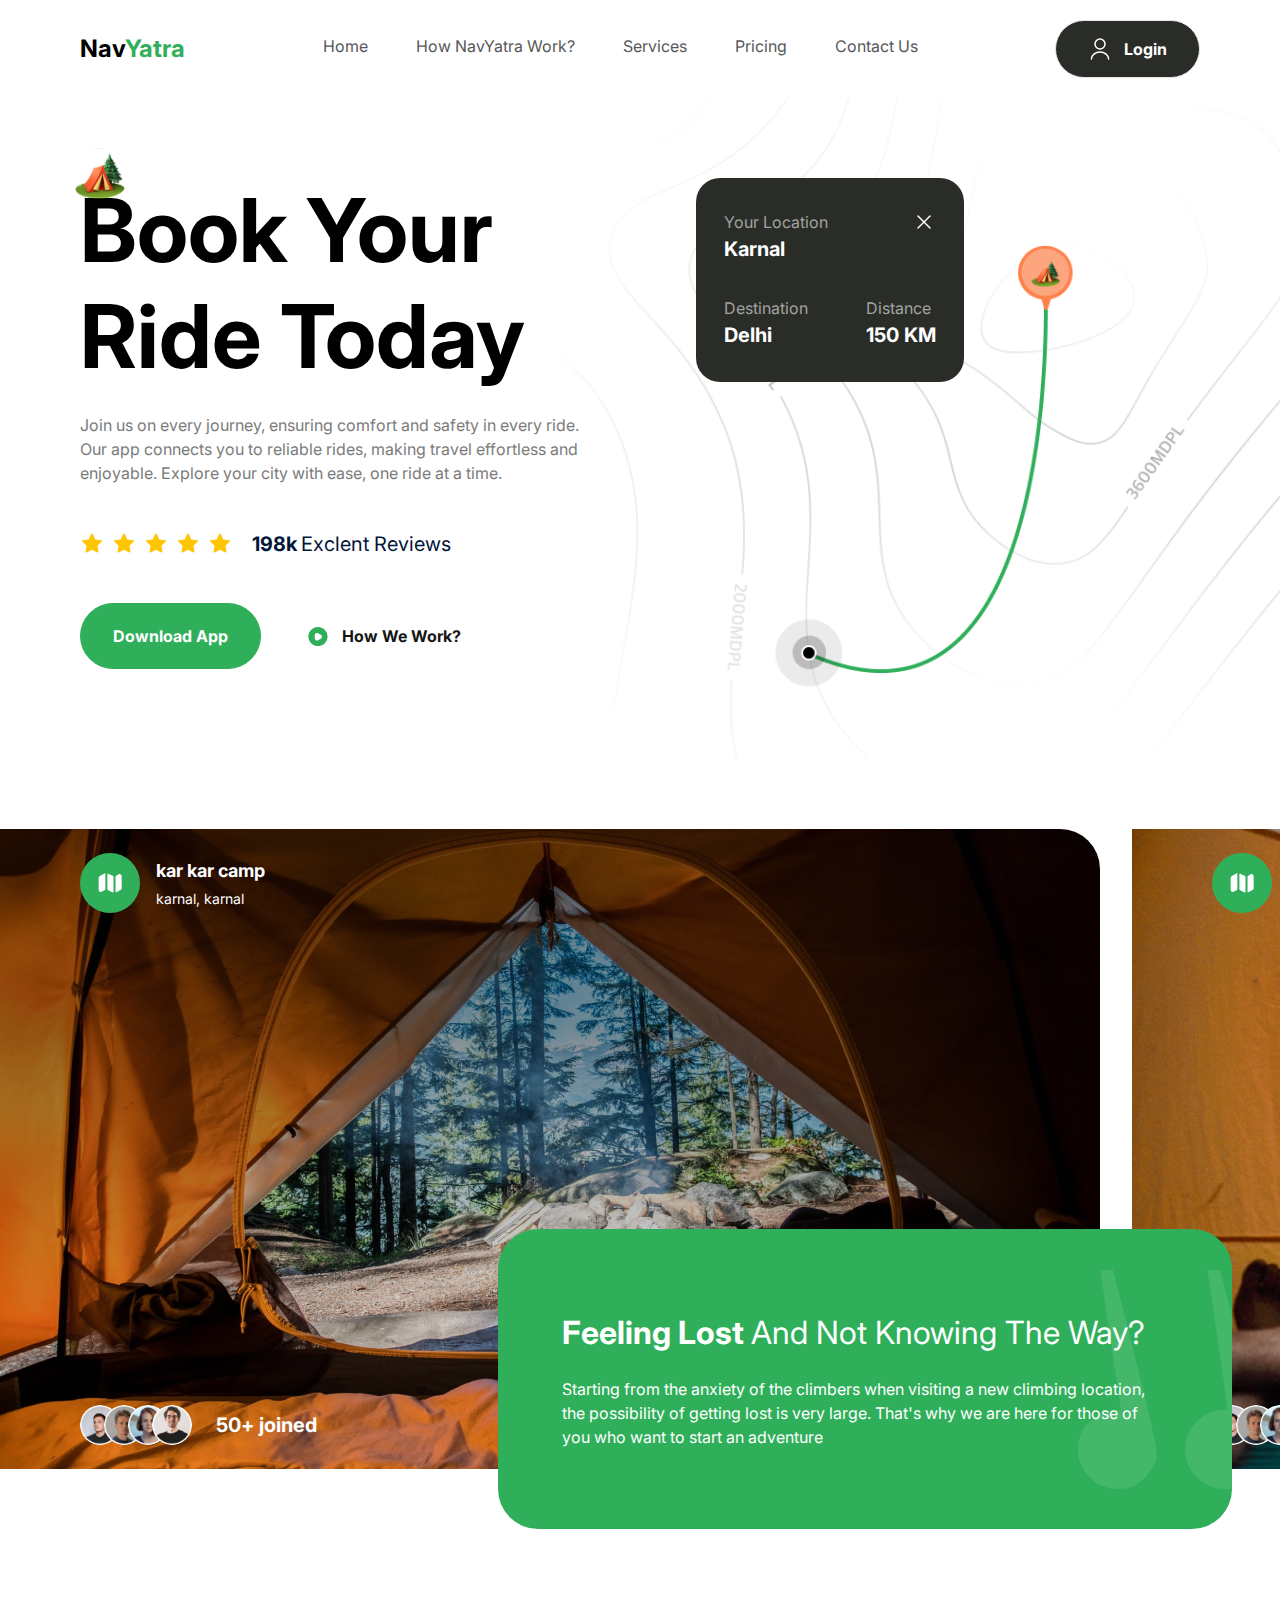
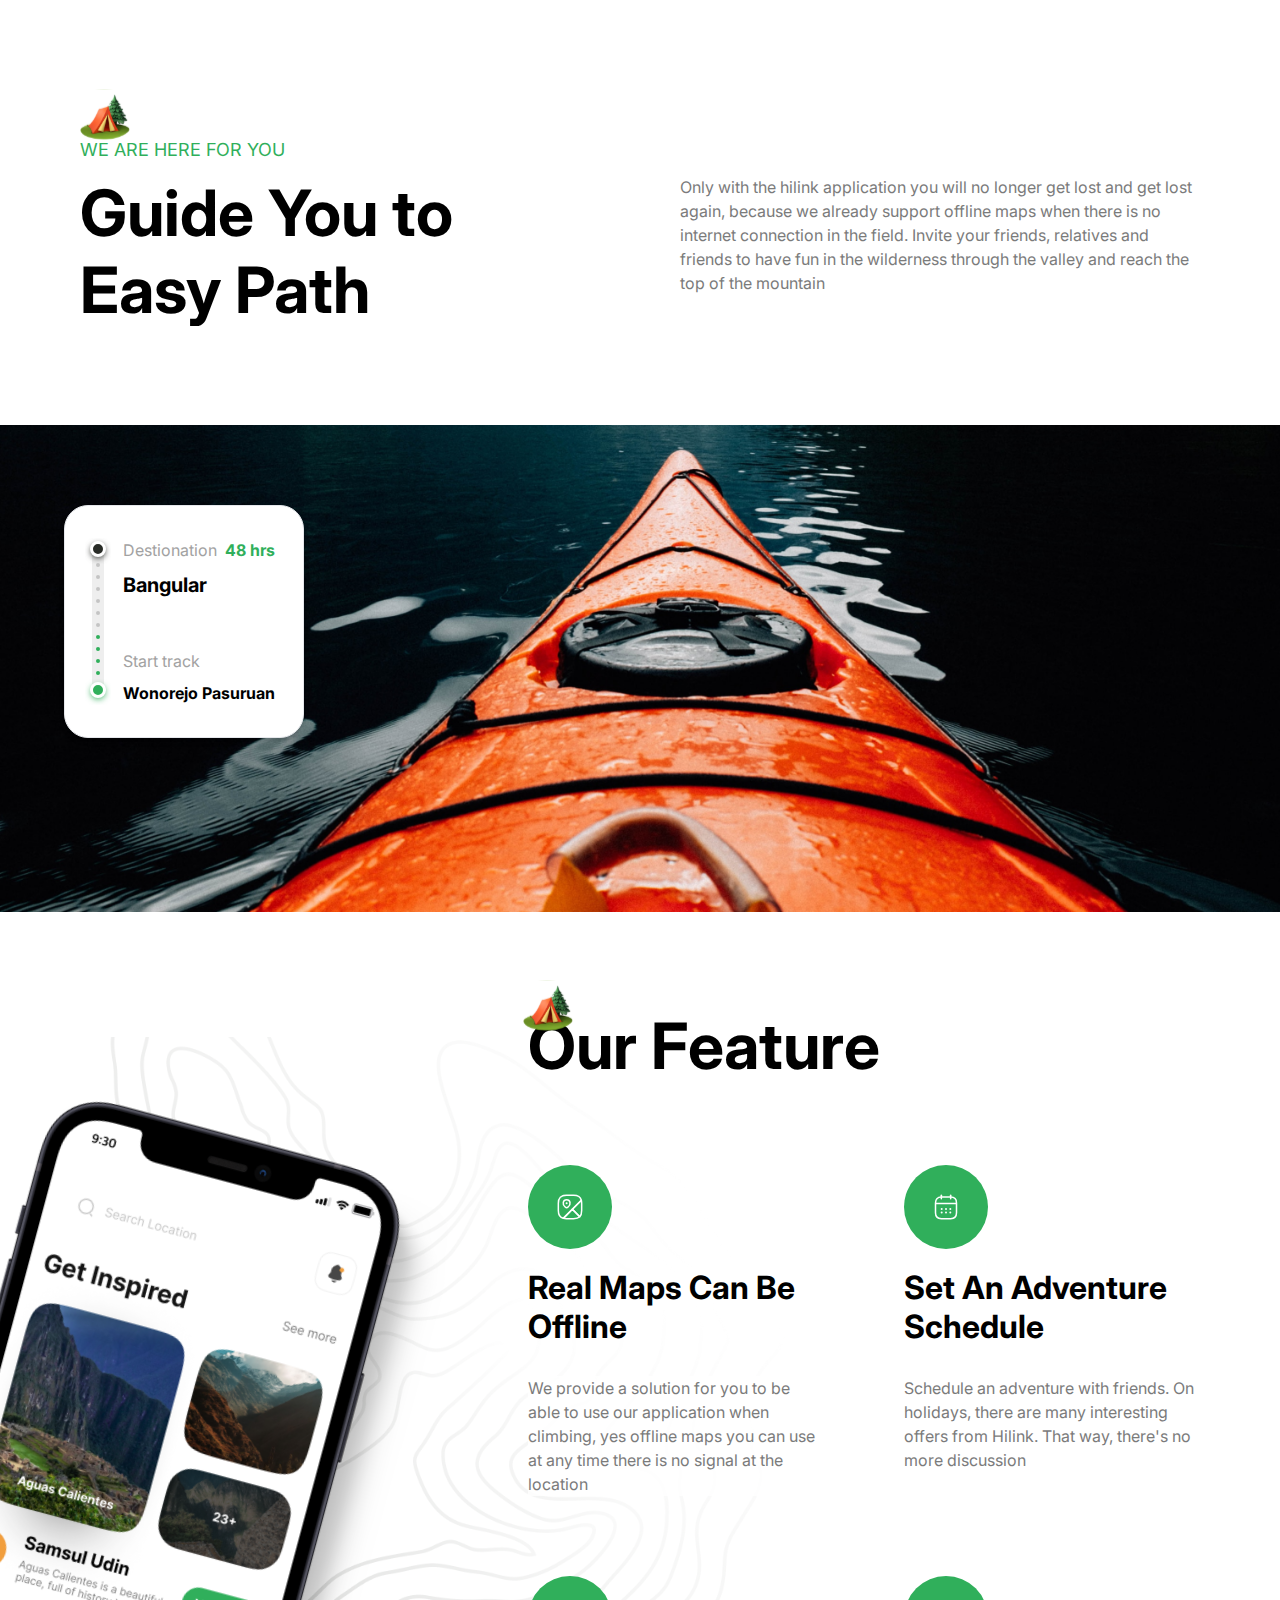
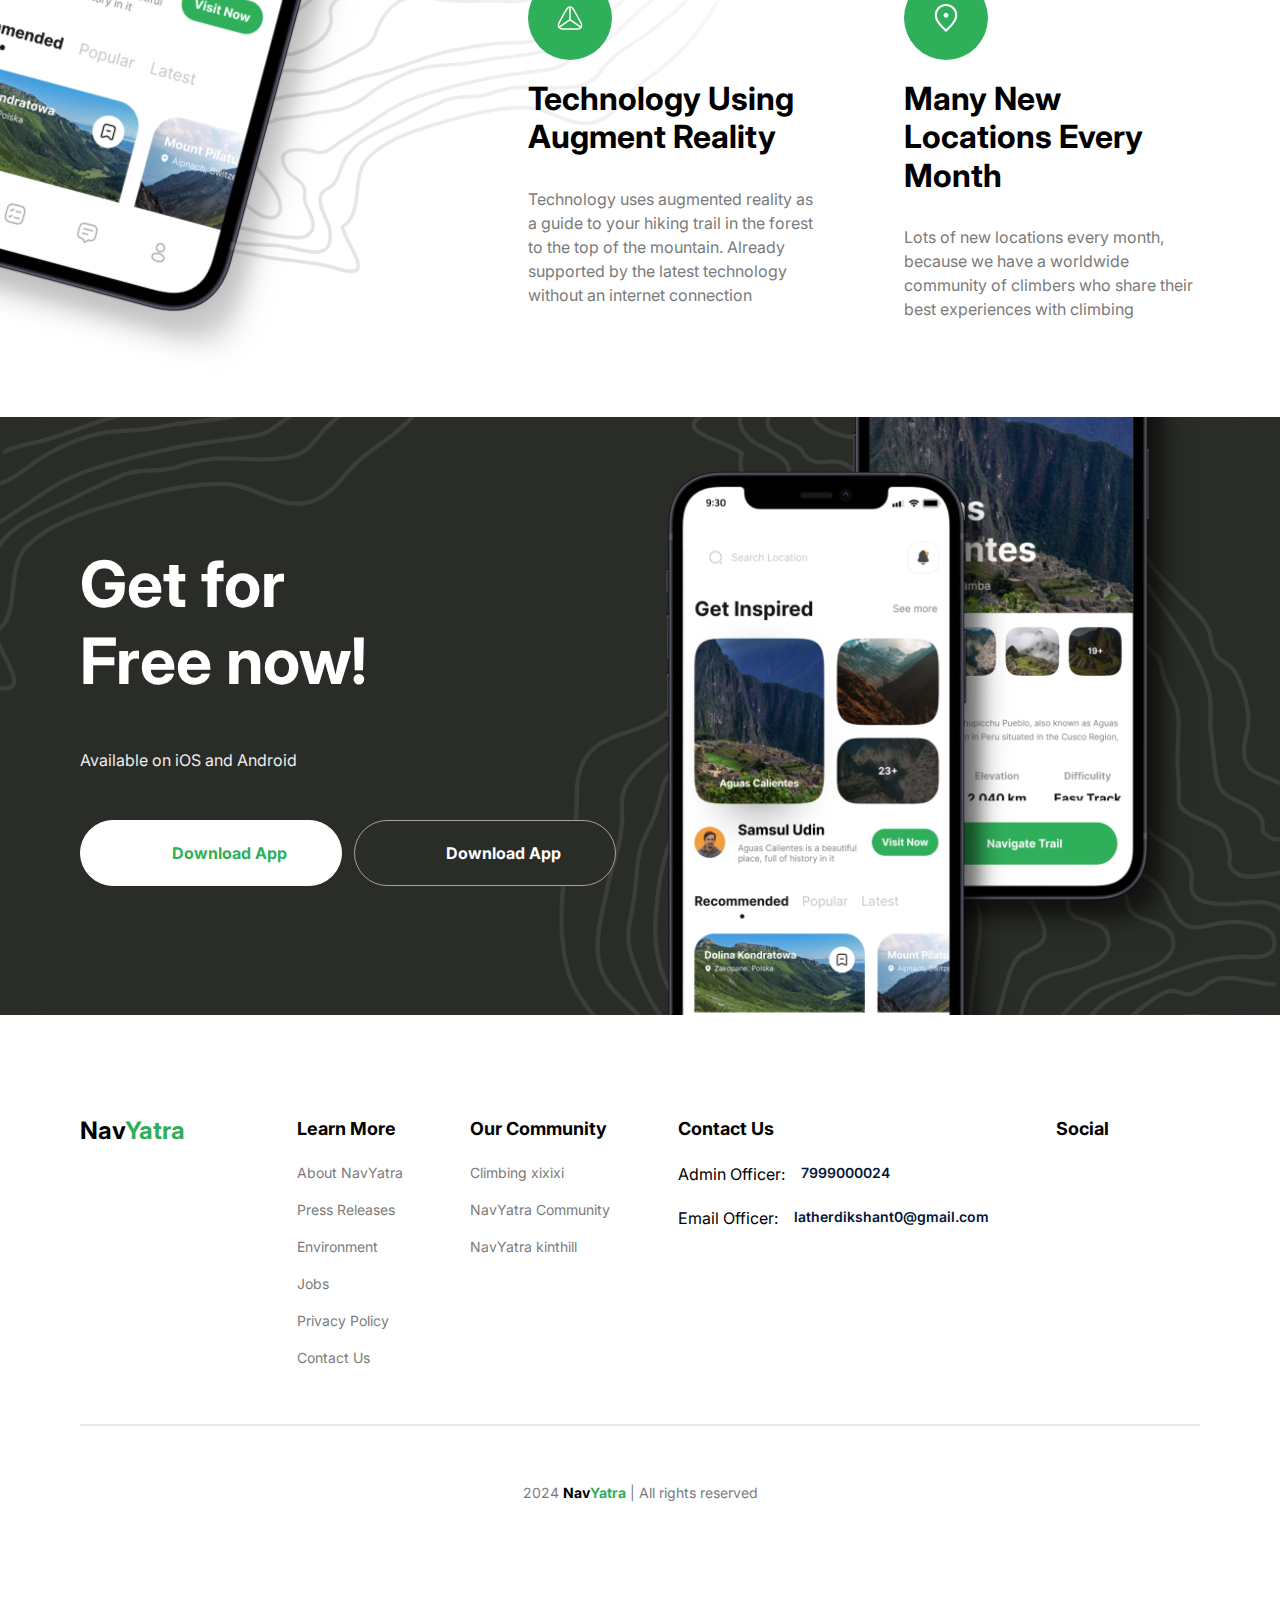
<file: index.html>
<!DOCTYPE html><html lang="en"><head><meta charSet="utf-8"/><meta name="viewport" content="width=device-width, initial-scale=1"/><link rel="stylesheet" href="/_next/static/css/4c7623bb56f29a13.css" data-precedence="next"/><link rel="preload" as="script" fetchPriority="low" href="/_next/static/chunks/webpack-879f858537244e02.js"/><script src="/_next/static/chunks/fd9d1056-2821b0f0cabcd8bd.js" async=""></script><script src="/_next/static/chunks/23-bc0704c1190bca24.js" async=""></script><script src="/_next/static/chunks/main-app-c4b49c0da1b91f2a.js" async=""></script><script src="/_next/static/chunks/173-452c45abe38fccea.js" async=""></script><script src="/_next/static/chunks/app/page-9c71259f80a4c750.js" async=""></script><script src="/_next/static/chunks/231-1f0decfec688d2c9.js" async=""></script><script src="/_next/static/chunks/app/layout-4bd41cd5d0a7a765.js" async=""></script><title>Create Next App</title><meta name="description" content="Generated by create next app"/><link rel="icon" href="/favicon.ico" type="image/x-icon" sizes="16x16"/><script src="/_next/static/chunks/polyfills-78c92fac7aa8fdd8.js" noModule=""></script></head><body><nav class="flexBetween max-container padding-container relative z-30 py-5"><a href="/"><p class="font-bold text-2xl"><span>Nav</span><span class="text-green-50">Yatra</span></p></a><ul class="hidden h-full gap-12 lg:flex"><a class="regular-16 text-gray-50 flexCenter cursor-pointer pb-1.5 transition-all hover:font-bold" href="/">Home</a><a class="regular-16 text-gray-50 flexCenter cursor-pointer pb-1.5 transition-all hover:font-bold" href="/">How NavYatra Work?</a><a class="regular-16 text-gray-50 flexCenter cursor-pointer pb-1.5 transition-all hover:font-bold" href="/">Services</a><a class="regular-16 text-gray-50 flexCenter cursor-pointer pb-1.5 transition-all hover:font-bold" href="/">Pricing </a><a class="regular-16 text-gray-50 flexCenter cursor-pointer pb-1.5 transition-all hover:font-bold" href="/">Contact Us</a></ul><div class="lg:flexCenter hidden"><button class="flexCenter gap-3 rounded-full border btn_dark_green undefined" type="button"><img alt="Login" loading="lazy" width="24" height="24" decoding="async" data-nimg="1" style="color:transparent" src="/user.svg"/><label class="bold-16 whitespace-nowrap hover:cursor-pointer">Login</label></button></div><img alt="menu" loading="lazy" width="32" height="32" decoding="async" data-nimg="1" class="inline-block cursor-pointer lg:hidden" style="color:transparent" src="menu.svg"/></nav><main class="relative overflow-hidden"><section class="max-container padding-container flex flex-col gap-20 py-10 pb-32 md:gap-28 lg:py-20 xl:flex-row"><div class="hero-map"></div><div class="relative z-20 flex flex-1 flex-col xl:w-1/2"><img alt="camp" loading="lazy" width="50" height="50" decoding="async" data-nimg="1" class="absolute left-[-5px] top-[-30px] w-10 lg:w-[50px]" style="color:transparent" src="/camp.svg"/><h1 class="bold-52 lg:bold-88">Book Your Ride Today</h1><p class="regular-16 mt-6 text-gray-30 xl:max-w-[520px]">Join us on every journey, ensuring comfort and safety in every ride. Our app connects you to reliable rides, making travel effortless and enjoyable. Explore your city with ease, one ride at a time.</p><div class="my-11 flex flex-wrap gap-5"><div class="flex items-center gap-2"><img alt="star" loading="lazy" width="24" height="24" decoding="async" data-nimg="1" style="color:transparent" src="star.svg"/><img alt="star" loading="lazy" width="24" height="24" decoding="async" data-nimg="1" style="color:transparent" src="star.svg"/><img alt="star" loading="lazy" width="24" height="24" decoding="async" data-nimg="1" style="color:transparent" src="star.svg"/><img alt="star" loading="lazy" width="24" height="24" decoding="async" data-nimg="1" style="color:transparent" src="star.svg"/><img alt="star" loading="lazy" width="24" height="24" decoding="async" data-nimg="1" style="color:transparent" src="star.svg"/></div><p class="bold-16 lg:bold-20 text-blue-70">198k<span class="regular-16 lg:regular-20 ml-1 hover:underline hover:cursor-pointer">Exclent Reviews</span></p></div><div class="flex flex-col w-full gap-3 sm:flex-row"><button class="flexCenter gap-3 rounded-full border btn_green undefined" type="button"><label class="bold-16 whitespace-nowrap hover:cursor-pointer">Download App</label></button><button class="flexCenter gap-3 rounded-full border btn_white_text undefined" type="button"><img alt="How We Work?" loading="lazy" width="24" height="24" decoding="async" data-nimg="1" style="color:transparent" src="/play.svg"/><label class="bold-16 whitespace-nowrap hover:cursor-pointer">How We Work?</label></button></div></div><div class="relative flex flex-1 items-start"><div class="relative z-20 w-[268px] flex flex-col gap-8 rounded-3xl bg-green-90 px-7 py-8"><div class="flex flex-col"><div class="flexBetween"><p class="regular-16 text-gray-20">Your Location</p><img alt="close" loading="lazy" width="24" height="24" decoding="async" data-nimg="1" class="hover:cursor-pointer" style="color:transparent" src="/close.svg"/></div><p class="bold-20 text-white">Karnal</p></div><div class="flexBetween"><div class="flex flex-col"><p class="regular-16 block text-gray-20">Destination</p><p class="bold-20 text-white">Delhi</p></div><div class="flex flex-col"><p class="regular-16 block text-gray-20">Distance</p><p class="bold-20 text-white">150 KM</p></div></div></div></div></section><section class="2xl:max-container relative flex flex-col py-10 lg:mb-10 lg:py-20 xl:mb-20"><div class="hide-scrollbar flex h-[340px] w-full items-start justify-start gap-8 overflow-auto lg:h-[400px] xl:h-[640px]"><div class="h-full w-full min-w-[1100px] bg-bg-img-1 bg-cover bg-no-repeat lg:rounded-r-5xl 2xl:rounded-5xl"><div class="flex h-full flex-col items-start justify-between p-6 lg:px-20 lg:py10"><div class="flexCenter gap-4"><div class="bg-green-50 rounded-full p-4"><img alt="map" loading="lazy" width="28" height="28" decoding="async" data-nimg="1" style="color:transparent" src="/folded-map.svg"/></div><div class="flex flex-col gap-1"><h4 class="bold-18 text-white">kar kar camp</h4><p class="regular-14 text-white">karnal, karnal</p></div></div><div class="flexCenter gap-6"><span class="flex -space-x-4 overflow-hidden"><img alt="person" loading="lazy" width="52" height="52" decoding="async" data-nimg="1" class="inline-block h-10 w-10 rounded-full" style="color:transparent" src="/person-1.png"/><img alt="person" loading="lazy" width="52" height="52" decoding="async" data-nimg="1" class="inline-block h-10 w-10 rounded-full" style="color:transparent" src="/person-2.png"/><img alt="person" loading="lazy" width="52" height="52" decoding="async" data-nimg="1" class="inline-block h-10 w-10 rounded-full" style="color:transparent" src="/person-3.png"/><img alt="person" loading="lazy" width="52" height="52" decoding="async" data-nimg="1" class="inline-block h-10 w-10 rounded-full" style="color:transparent" src="/person-4.png"/></span><p class="bold-16 md:bold-20 text-white">50+ joined</p></div></div></div><div class="h-full w-full min-w-[1100px] bg-bg-img-2 bg-cover bg-no-repeat lg:rounded-r-5xl 2xl:rounded-5xl"><div class="flex h-full flex-col items-start justify-between p-6 lg:px-20 lg:py10"><div class="flexCenter gap-4"><div class="bg-green-50 rounded-full p-4"><img alt="map" loading="lazy" width="28" height="28" decoding="async" data-nimg="1" style="color:transparent" src="/folded-map.svg"/></div><div class="flex flex-col gap-1"><h4 class="bold-18 text-white">kar kar camp</h4><p class="regular-14 text-white">karnal, karnal</p></div></div><div class="flexCenter gap-6"><span class="flex -space-x-4 overflow-hidden"><img alt="person" loading="lazy" width="52" height="52" decoding="async" data-nimg="1" class="inline-block h-10 w-10 rounded-full" style="color:transparent" src="/person-1.png"/><img alt="person" loading="lazy" width="52" height="52" decoding="async" data-nimg="1" class="inline-block h-10 w-10 rounded-full" style="color:transparent" src="/person-2.png"/><img alt="person" loading="lazy" width="52" height="52" decoding="async" data-nimg="1" class="inline-block h-10 w-10 rounded-full" style="color:transparent" src="/person-3.png"/><img alt="person" loading="lazy" width="52" height="52" decoding="async" data-nimg="1" class="inline-block h-10 w-10 rounded-full" style="color:transparent" src="/person-4.png"/></span><p class="bold-16 md:bold-20 text-white">50+ joined</p></div></div></div></div><div class="flexEnd mt-10 px-6 lg:-mt-60 lg:mr-6"><div class="bg-green-50 p-8 lg:max-w-[500px] xl:max-w-[734px] xl:rounded-5xl xl:px-16 xl:py-20 relative w-full overflow-hidden rounded-3xl"><h2 class="regular-24 md:regular-32 2xl:regular-64 capitalize text-white"><strong>Feeling Lost </strong>And Not Knowing The Way?</h2><p class="regular-14 xl:regular-16 mt-5 text-white">Starting from the anxiety of the climbers when visiting a new climbing location, the possibility of getting lost is very large. That&#x27;s why we are here for those of you who want to start an adventure</p><img alt="camp-2" loading="lazy" width="186" height="219" decoding="async" data-nimg="1" class="camp-quote" style="color:transparent" src="/quote.svg"/></div></div></section><section class="flexCenter flex-col"><div class="w-full padding-container max-container pb-24"><img alt="camp" loading="lazy" width="50" height="50" decoding="async" data-nimg="1" style="color:transparent" src="/camp.svg"/><p class="uppercase regular-18 -mt-1 mb-3 text-green-50">We are Here for you</p><div class="flex flex-wrap justify-between gap-5 lg:gap-10"><h2 class="bold-40 lg:bold-64 xl:max-w-[390px]">Guide You to Easy Path</h2><p class="regular-16 text-gray-30 xl:max-w-[520px]">Only with the hilink application you will no longer get lost and get lost again, because we already support offline maps when there is no internet connection in the field. Invite your friends, relatives and friends to have fun in the wilderness through the valley and reach the top of the mountain</p></div></div><div class="flexCenter relative max-container w-full"><img alt="boat" loading="lazy" width="1440" height="580" decoding="async" data-nimg="1" class="w-full object-cover object-center 2xl:rounded-5xl" style="color:transparent" src="/boat.png"/><div class="absolute flex bg-white py-8 pl-5 pr-7 gap-3 rounded-3xl border shadow-md md:left-[5%] lg:top-20"><img alt="meter" loading="lazy" width="16" height="158" decoding="async" data-nimg="1" class="h-full w-auto" style="color:transparent" src="/meter.svg"/><div class="flexBetween flex-col"><div class="flex flex-col w-full"><div class="flexBetween w-full"><p class="regular-16 text-gray-20 ">Destionation</p><p class="bold-16 text-green-50">48 hrs</p></div><p class="bold-20 mt-2">Bangular</p></div><div class="flex flex-col w-full"><p class="regular-16 text-gray-20 ">Start track</p><p class="bold-16 mt-2 whitespace-nowrap">Wonorejo Pasuruan</p></div></div></div></div></section><section class="flex-col flexCenter overflow-hidden bg-feature-bg bg-center bg-no-repeat py-24"><div class="max-container padding-container flex relative w-full justify-end"><div class="flex flex-1 lg:min-h-[900px]"><img alt="phone" loading="lazy" width="440" height="1000" decoding="async" data-nimg="1" class="feature-phone" style="color:transparent" src="/phone.png"/></div><div class="z-20 flex w-full flex-col lg:w-[60%]"><div class="relative"><img alt="camp" loading="lazy" width="50" height="50" decoding="async" data-nimg="1" class="absolute left-[-5px] top-[-28px] w-10 lg:w-[50px]" style="color:transparent" src="/camp.svg"/><h2 class="bold-40 lg:bold-64">Our Feature</h2></div><ul class="mt-10 grid gap-10 md:grid-cols-2 lg:mt-20 lg:gap-20"><li class="flex w-full flex-1 flex-col items-start"><div class="rounded-full p-4 lg:p-7 bg-green-50"><img alt="map" loading="lazy" width="28" height="28" decoding="async" data-nimg="1" style="color:transparent" src="/map.svg"/></div><h2 class="bold-20 lg:bold-32 capitalize mt-5">Real maps can be offline</h2><p class="regular-16 mt-5 bg-white/80 text-gray-30 lg:mt-[30px] lg:bg-none">We provide a solution for you to be able to use our application when climbing, yes offline maps you can use at any time there is no signal at the location</p></li><li class="flex w-full flex-1 flex-col items-start"><div class="rounded-full p-4 lg:p-7 bg-green-50"><img alt="map" loading="lazy" width="28" height="28" decoding="async" data-nimg="1" style="color:transparent" src="/calendar.svg"/></div><h2 class="bold-20 lg:bold-32 capitalize mt-5">Set an adventure schedule</h2><p class="regular-16 mt-5 bg-white/80 text-gray-30 lg:mt-[30px] lg:bg-none">Schedule an adventure with friends. On holidays, there are many interesting offers from Hilink. That way, there&#x27;s no more discussion</p></li><li class="flex w-full flex-1 flex-col items-start"><div class="rounded-full p-4 lg:p-7 bg-green-50"><img alt="map" loading="lazy" width="28" height="28" decoding="async" data-nimg="1" style="color:transparent" src="/tech.svg"/></div><h2 class="bold-20 lg:bold-32 capitalize mt-5">Technology using augment reality</h2><p class="regular-16 mt-5 bg-white/80 text-gray-30 lg:mt-[30px] lg:bg-none">Technology uses augmented reality as a guide to your hiking trail in the forest to the top of the mountain. Already supported by the latest technology without an internet connection</p></li><li class="flex w-full flex-1 flex-col items-start"><div class="rounded-full p-4 lg:p-7 bg-green-50"><img alt="map" loading="lazy" width="28" height="28" decoding="async" data-nimg="1" style="color:transparent" src="/location.svg"/></div><h2 class="bold-20 lg:bold-32 capitalize mt-5">Many new locations every month</h2><p class="regular-16 mt-5 bg-white/80 text-gray-30 lg:mt-[30px] lg:bg-none">Lots of new locations every month, because we have a worldwide community of climbers who share their best experiences with climbing</p></li></ul></div></div></section><section class="flexCenter w-full flex-col pb-[100px]"><div class="get-app"><div class="z-20 flex w-full flex-1 flex-col items-start justify-center gap-12"><h2 class="bold-40 lg:bold-64 xl:max-w-[320px] ">Get for Free now!</h2><p class="regular-16 text-gray-10">Available on iOS and Android</p><div class="flex w-full flex-col whitespace-nowrap gap-3 xl:flex-row"><button class="flexCenter gap-3 rounded-full border btn_white w-full" type="button"><img alt="Download App" loading="lazy" width="24" height="24" decoding="async" data-nimg="1" style="color:transparent" src="/apple.svg"/><label class="bold-16 whitespace-nowrap hover:cursor-pointer">Download App</label></button><button class="flexCenter gap-3 rounded-full border btn_dark_green_outline w-full" type="button"><img alt="Download App" loading="lazy" width="24" height="24" decoding="async" data-nimg="1" style="color:transparent" src="/android.svg"/><label class="bold-16 whitespace-nowrap hover:cursor-pointer">Download App</label></button></div></div><div class="flex flex-1 items-center justify-end"><img alt="phones" loading="lazy" width="550" height="870" decoding="async" data-nimg="1" style="color:transparent" src="/phones.png"/></div></div></section></main><footer class="flexCenter mb-24"><div class="padding-container max-container flex w-full flex-col gap-14"><div class="flex flex-col items-start justify-center gap-[10%] md:flex-row"><a class="mb-10" href="/"><p class="font-bold text-2xl"><span>Nav</span><span class="text-green-50">Yatra</span></p></a><div class="flex flex-wrap gap-10 sm:justify-between md:flex-1"><div class="flex flex-col gap-5"><h4 class="bold-18 whitespace-nowrap">Learn More</h4><ul class="regular-14 flex flex-col gap-4 text-gray-30"><a href="/">About NavYatra</a><a href="/">Press Releases</a><a href="/">Environment</a><a href="/">Jobs</a><a href="/">Privacy Policy</a><a href="/">Contact Us</a></ul></div><div class="flex flex-col gap-5"><h4 class="bold-18 whitespace-nowrap">Our Community</h4><ul class="regular-14 flex flex-col gap-4 text-gray-30"><a href="/">Climbing xixixi</a><a href="/">NavYatra Community</a><a href="/">NavYatra kinthill</a></ul></div><div class="flex flex-col gap-5"><div class="flex flex-col gap-5"><h4 class="bold-18 whitespace-nowrap">Contact Us</h4><a class="flex gap-4 md:flex-col lg:flex-row" href="/"><p class="whitespace-nowrap">Admin Officer<!-- -->:</p><p class="medium-14 whitespace-nowrap text-blue-70">7999000024</p></a><a class="flex gap-4 md:flex-col lg:flex-row" href="/"><p class="whitespace-nowrap">Email Officer<!-- -->:</p><p class="medium-14 whitespace-nowrap text-blue-70">latherdikshant0@gmail.com</p></a></div></div><div class="flex flex-col gap-5"><div class="flex flex-col gap-5"><h4 class="bold-18 whitespace-nowrap">Social</h4><ul class="regular-14 flex gap-4 text-gray-30"><a href="/"><img alt="logo" loading="lazy" width="24" height="24" decoding="async" data-nimg="1" style="color:transparent" src="/facebook.svg"/></a><a href="/"><img alt="logo" loading="lazy" width="24" height="24" decoding="async" data-nimg="1" style="color:transparent" src="/instagram.svg"/></a><a href="/"><img alt="logo" loading="lazy" width="24" height="24" decoding="async" data-nimg="1" style="color:transparent" src="/youtube.svg"/></a><a href="/"><img alt="logo" loading="lazy" width="24" height="24" decoding="async" data-nimg="1" style="color:transparent" src="/wordpress.svg"/></a></ul></div></div></div></div><div class="border bg-gray-20"></div><p class="regular-14 w-full text-center text-gray-30">2024 <span class="font-bold"><span class="text-black">Nav</span><span class="text-green-50">Yatra</span></span> | All rights reserved</p></div></footer><script src="/_next/static/chunks/webpack-879f858537244e02.js" async=""></script><script>(self.__next_f=self.__next_f||[]).push([0]);self.__next_f.push([2,null])</script><script>self.__next_f.push([1,"1:HL[\"/_next/static/css/4c7623bb56f29a13.css\",\"style\"]\n"])</script><script>self.__next_f.push([1,"2:I[5751,[],\"\"]\n4:I[8173,[\"173\",\"static/chunks/173-452c45abe38fccea.js\",\"931\",\"static/chunks/app/page-9c71259f80a4c750.js\"],\"Image\"]\n5:I[231,[\"173\",\"static/chunks/173-452c45abe38fccea.js\",\"231\",\"static/chunks/231-1f0decfec688d2c9.js\",\"185\",\"static/chunks/app/layout-4bd41cd5d0a7a765.js\"],\"\"]\n6:I[9275,[],\"\"]\n7:I[1343,[],\"\"]\n9:I[6130,[],\"\"]\na:[]\n"])</script><script>self.__next_f.push([1,"0:[[[\"$\",\"link\",\"0\",{\"rel\":\"stylesheet\",\"href\":\"/_next/static/css/4c7623bb56f29a13.css\",\"precedence\":\"next\",\"crossOrigin\":\"$undefined\"}]],[\"$\",\"$L2\",null,{\"buildId\":\"CJU_0bOUJkyCFtQgNjLip\",\"assetPrefix\":\"\",\"initialCanonicalUrl\":\"/\",\"initialTree\":[\"\",{\"children\":[\"__PAGE__\",{}]},\"$undefined\",\"$undefined\",true],\"initialSeedData\":[\"\",{\"children\":[\"__PAGE__\",{},[[\"$L3\",[[\"$\",\"section\",null,{\"className\":\"max-container padding-container flex flex-col gap-20 py-10 pb-32 md:gap-28 lg:py-20 xl:flex-row\",\"children\":[[\"$\",\"div\",null,{\"className\":\"hero-map\"}],[\"$\",\"div\",null,{\"className\":\"relative z-20 flex flex-1 flex-col xl:w-1/2\",\"children\":[[\"$\",\"$L4\",null,{\"src\":\"/camp.svg\",\"alt\":\"camp\",\"width\":50,\"height\":50,\"className\":\"absolute left-[-5px] top-[-30px] w-10 lg:w-[50px]\"}],[\"$\",\"h1\",null,{\"className\":\"bold-52 lg:bold-88\",\"children\":\"Book Your Ride Today\"}],[\"$\",\"p\",null,{\"className\":\"regular-16 mt-6 text-gray-30 xl:max-w-[520px]\",\"children\":\"Join us on every journey, ensuring comfort and safety in every ride. Our app connects you to reliable rides, making travel effortless and enjoyable. Explore your city with ease, one ride at a time.\"}],[\"$\",\"div\",null,{\"className\":\"my-11 flex flex-wrap gap-5\",\"children\":[[\"$\",\"div\",null,{\"className\":\"flex items-center gap-2\",\"children\":[[\"$\",\"$L4\",\"0\",{\"src\":\"star.svg\",\"alt\":\"star\",\"width\":24,\"height\":24}],[\"$\",\"$L4\",\"1\",{\"src\":\"star.svg\",\"alt\":\"star\",\"width\":24,\"height\":24}],[\"$\",\"$L4\",\"2\",{\"src\":\"star.svg\",\"alt\":\"star\",\"width\":24,\"height\":24}],[\"$\",\"$L4\",\"3\",{\"src\":\"star.svg\",\"alt\":\"star\",\"width\":24,\"height\":24}],[\"$\",\"$L4\",\"4\",{\"src\":\"star.svg\",\"alt\":\"star\",\"width\":24,\"height\":24}]]}],[\"$\",\"p\",null,{\"className\":\"bold-16 lg:bold-20 text-blue-70\",\"children\":[\"198k\",[\"$\",\"span\",null,{\"className\":\"regular-16 lg:regular-20 ml-1 hover:underline hover:cursor-pointer\",\"children\":\"Exclent Reviews\"}]]}]]}],[\"$\",\"div\",null,{\"className\":\"flex flex-col w-full gap-3 sm:flex-row\",\"children\":[[\"$\",\"button\",null,{\"className\":\"flexCenter gap-3 rounded-full border btn_green undefined\",\"type\":\"button\",\"children\":[\"$undefined\",[\"$\",\"label\",null,{\"className\":\"bold-16 whitespace-nowrap hover:cursor-pointer\",\"children\":\"Download App\"}]]}],[\"$\",\"button\",null,{\"className\":\"flexCenter gap-3 rounded-full border btn_white_text undefined\",\"type\":\"button\",\"children\":[[\"$\",\"$L4\",null,{\"src\":\"/play.svg\",\"alt\":\"How We Work?\",\"width\":24,\"height\":24}],[\"$\",\"label\",null,{\"className\":\"bold-16 whitespace-nowrap hover:cursor-pointer\",\"children\":\"How We Work?\"}]]}]]}]]}],[\"$\",\"div\",null,{\"className\":\"relative flex flex-1 items-start\",\"children\":[\"$\",\"div\",null,{\"className\":\"relative z-20 w-[268px] flex flex-col gap-8 rounded-3xl bg-green-90 px-7 py-8\",\"children\":[[\"$\",\"div\",null,{\"className\":\"flex flex-col\",\"children\":[[\"$\",\"div\",null,{\"className\":\"flexBetween\",\"children\":[[\"$\",\"p\",null,{\"className\":\"regular-16 text-gray-20\",\"children\":\"Your Location\"}],[\"$\",\"$L4\",null,{\"src\":\"/close.svg\",\"width\":24,\"height\":24,\"alt\":\"close\",\"className\":\"hover:cursor-pointer\"}]]}],[\"$\",\"p\",null,{\"className\":\"bold-20 text-white\",\"children\":\"Karnal\"}]]}],[\"$\",\"div\",null,{\"className\":\"flexBetween\",\"children\":[[\"$\",\"div\",null,{\"className\":\"flex flex-col\",\"children\":[[\"$\",\"p\",null,{\"className\":\"regular-16 block text-gray-20\",\"children\":\"Destination\"}],[\"$\",\"p\",null,{\"className\":\"bold-20 text-white\",\"children\":\"Delhi\"}]]}],[\"$\",\"div\",null,{\"className\":\"flex flex-col\",\"children\":[[\"$\",\"p\",null,{\"className\":\"regular-16 block text-gray-20\",\"children\":\"Distance\"}],[\"$\",\"p\",null,{\"className\":\"bold-20 text-white\",\"children\":\"150 KM\"}]]}]]}]]}]}]]}],[\"$\",\"section\",null,{\"className\":\"2xl:max-container relative flex flex-col py-10 lg:mb-10 lg:py-20 xl:mb-20\",\"children\":[[\"$\",\"div\",null,{\"className\":\"hide-scrollbar flex h-[340px] w-full items-start justify-start gap-8 overflow-auto lg:h-[400px] xl:h-[640px]\",\"children\":[[\"$\",\"div\",null,{\"className\":\"h-full w-full min-w-[1100px] bg-bg-img-1 bg-cover bg-no-repeat lg:rounded-r-5xl 2xl:rounded-5xl\",\"children\":[\"$\",\"div\",null,{\"className\":\"flex h-full flex-col items-start justify-between p-6 lg:px-20 lg:py10\",\"children\":[[\"$\",\"div\",null,{\"className\":\"flexCenter gap-4\",\"children\":[[\"$\",\"div\",null,{\"className\":\"bg-green-50 rounded-full p-4\",\"children\":[\"$\",\"$L4\",null,{\"src\":\"/folded-map.svg\",\"alt\":\"map\",\"width\":28,\"height\":28}]}],[\"$\",\"div\",null,{\"className\":\"flex flex-col gap-1\",\"children\":[[\"$\",\"h4\",null,{\"className\":\"bold-18 text-white\",\"children\":\"kar kar camp\"}],[\"$\",\"p\",null,{\"className\":\"regular-14 text-white\",\"children\":\"karnal, karnal\"}]]}]]}],[\"$\",\"div\",null,{\"className\":\"flexCenter gap-6\",\"children\":[[\"$\",\"span\",null,{\"className\":\"flex -space-x-4 overflow-hidden\",\"children\":[[\"$\",\"$L4\",\"/person-1.png\",{\"className\":\"inline-block h-10 w-10 rounded-full\",\"src\":\"/person-1.png\",\"alt\":\"person\",\"width\":52,\"height\":52}],[\"$\",\"$L4\",\"/person-2.png\",{\"className\":\"inline-block h-10 w-10 rounded-full\",\"src\":\"/person-2.png\",\"alt\":\"person\",\"width\":52,\"height\":52}],[\"$\",\"$L4\",\"/person-3.png\",{\"className\":\"inline-block h-10 w-10 rounded-full\",\"src\":\"/person-3.png\",\"alt\":\"person\",\"width\":52,\"height\":52}],[\"$\",\"$L4\",\"/person-4.png\",{\"className\":\"inline-block h-10 w-10 rounded-full\",\"src\":\"/person-4.png\",\"alt\":\"person\",\"width\":52,\"height\":52}]]}],[\"$\",\"p\",null,{\"className\":\"bold-16 md:bold-20 text-white\",\"children\":\"50+ joined\"}]]}]]}]}],[\"$\",\"div\",null,{\"className\":\"h-full w-full min-w-[1100px] bg-bg-img-2 bg-cover bg-no-repeat lg:rounded-r-5xl 2xl:rounded-5xl\",\"children\":[\"$\",\"div\",null,{\"className\":\"flex h-full flex-col items-start justify-between p-6 lg:px-20 lg:py10\",\"children\":[[\"$\",\"div\",null,{\"className\":\"flexCenter gap-4\",\"children\":[[\"$\",\"div\",null,{\"className\":\"bg-green-50 rounded-full p-4\",\"children\":[\"$\",\"$L4\",null,{\"src\":\"/folded-map.svg\",\"alt\":\"map\",\"width\":28,\"height\":28}]}],[\"$\",\"div\",null,{\"className\":\"flex flex-col gap-1\",\"children\":[[\"$\",\"h4\",null,{\"className\":\"bold-18 text-white\",\"children\":\"kar kar camp\"}],[\"$\",\"p\",null,{\"className\":\"regular-14 text-white\",\"children\":\"karnal, karnal\"}]]}]]}],[\"$\",\"div\",null,{\"className\":\"flexCenter gap-6\",\"children\":[[\"$\",\"span\",null,{\"className\":\"flex -space-x-4 overflow-hidden\",\"children\":[[\"$\",\"$L4\",\"/person-1.png\",{\"className\":\"inline-block h-10 w-10 rounded-full\",\"src\":\"/person-1.png\",\"alt\":\"person\",\"width\":52,\"height\":52}],[\"$\",\"$L4\",\"/person-2.png\",{\"className\":\"inline-block h-10 w-10 rounded-full\",\"src\":\"/person-2.png\",\"alt\":\"person\",\"width\":52,\"height\":52}],[\"$\",\"$L4\",\"/person-3.png\",{\"className\":\"inline-block h-10 w-10 rounded-full\",\"src\":\"/person-3.png\",\"alt\":\"person\",\"width\":52,\"height\":52}],[\"$\",\"$L4\",\"/person-4.png\",{\"className\":\"inline-block h-10 w-10 rounded-full\",\"src\":\"/person-4.png\",\"alt\":\"person\",\"width\":52,\"height\":52}]]}],[\"$\",\"p\",null,{\"className\":\"bold-16 md:bold-20 text-white\",\"children\":\"50+ joined\"}]]}]]}]}]]}],[\"$\",\"div\",null,{\"className\":\"flexEnd mt-10 px-6 lg:-mt-60 lg:mr-6\",\"children\":[\"$\",\"div\",null,{\"className\":\"bg-green-50 p-8 lg:max-w-[500px] xl:max-w-[734px] xl:rounded-5xl xl:px-16 xl:py-20 relative w-full overflow-hidden rounded-3xl\",\"children\":[[\"$\",\"h2\",null,{\"className\":\"regular-24 md:regular-32 2xl:regular-64 capitalize text-white\",\"children\":[[\"$\",\"strong\",null,{\"children\":\"Feeling Lost \"}],\"And Not Knowing The Way?\"]}],[\"$\",\"p\",null,{\"className\":\"regular-14 xl:regular-16 mt-5 text-white\",\"children\":\"Starting from the anxiety of the climbers when visiting a new climbing location, the possibility of getting lost is very large. That's why we are here for those of you who want to start an adventure\"}],[\"$\",\"$L4\",null,{\"src\":\"/quote.svg\",\"alt\":\"camp-2\",\"width\":186,\"height\":219,\"className\":\"camp-quote\"}]]}]}]]}],[\"$\",\"section\",null,{\"className\":\"flexCenter flex-col\",\"children\":[[\"$\",\"div\",null,{\"className\":\"w-full padding-container max-container pb-24\",\"children\":[[\"$\",\"$L4\",null,{\"src\":\"/camp.svg\",\"alt\":\"camp\",\"width\":50,\"height\":50}],[\"$\",\"p\",null,{\"className\":\"uppercase regular-18 -mt-1 mb-3 text-green-50\",\"children\":\"We are Here for you\"}],[\"$\",\"div\",null,{\"className\":\"flex flex-wrap justify-between gap-5 lg:gap-10\",\"children\":[[\"$\",\"h2\",null,{\"className\":\"bold-40 lg:bold-64 xl:max-w-[390px]\",\"children\":\"Guide You to Easy Path\"}],[\"$\",\"p\",null,{\"className\":\"regular-16 text-gray-30 xl:max-w-[520px]\",\"children\":\"Only with the hilink application you will no longer get lost and get lost again, because we already support offline maps when there is no internet connection in the field. Invite your friends, relatives and friends to have fun in the wilderness through the valley and reach the top of the mountain\"}]]}]]}],[\"$\",\"div\",null,{\"className\":\"flexCenter relative max-container w-full\",\"children\":[[\"$\",\"$L4\",null,{\"className\":\"w-full object-cover object-center 2xl:rounded-5xl\",\"width\":1440,\"height\":580,\"alt\":\"boat\",\"src\":\"/boat.png\"}],[\"$\",\"div\",null,{\"className\":\"absolute flex bg-white py-8 pl-5 pr-7 gap-3 rounded-3xl border shadow-md md:left-[5%] lg:top-20\",\"children\":[[\"$\",\"$L4\",null,{\"src\":\"/meter.svg\",\"width\":16,\"height\":158,\"className\":\"h-full w-auto\",\"alt\":\"meter\"}],[\"$\",\"div\",null,{\"className\":\"flexBetween flex-col\",\"children\":[[\"$\",\"div\",null,{\"className\":\"flex flex-col w-full\",\"children\":[[\"$\",\"div\",null,{\"className\":\"flexBetween w-full\",\"children\":[[\"$\",\"p\",null,{\"className\":\"regular-16 text-gray-20 \",\"children\":\"Destionation\"}],[\"$\",\"p\",null,{\"className\":\"bold-16 text-green-50\",\"children\":\"48 hrs\"}]]}],[\"$\",\"p\",null,{\"className\":\"bold-20 mt-2\",\"children\":\"Bangular\"}]]}],[\"$\",\"div\",null,{\"className\":\"flex flex-col w-full\",\"children\":[[\"$\",\"p\",null,{\"className\":\"regular-16 text-gray-20 \",\"children\":\"Start track\"}],[\"$\",\"p\",null,{\"className\":\"bold-16 mt-2 whitespace-nowrap\",\"children\":\"Wonorejo Pasuruan\"}]]}]]}]]}]]}]]}],[\"$\",\"section\",null,{\"className\":\"flex-col flexCenter overflow-hidden bg-feature-bg bg-center bg-no-repeat py-24\",\"children\":[\"$\",\"div\",null,{\"className\":\"max-container padding-container flex relative w-full justify-end\",\"children\":[[\"$\",\"div\",null,{\"className\":\"flex flex-1 lg:min-h-[900px]\",\"children\":[\"$\",\"$L4\",null,{\"src\":\"/phone.png\",\"alt\":\"phone\",\"width\":440,\"height\":1000,\"className\":\"feature-phone\"}]}],[\"$\",\"div\",null,{\"className\":\"z-20 flex w-full flex-col lg:w-[60%]\",\"children\":[[\"$\",\"div\",null,{\"className\":\"relative\",\"children\":[[\"$\",\"$L4\",null,{\"src\":\"/camp.svg\",\"alt\":\"camp\",\"width\":50,\"height\":50,\"className\":\"absolute left-[-5px] top-[-28px] w-10 lg:w-[50px]\"}],[\"$\",\"h2\",null,{\"className\":\"bold-40 lg:bold-64\",\"children\":\"Our Feature\"}]]}],[\"$\",\"ul\",null,{\"className\":\"mt-10 grid gap-10 md:grid-cols-2 lg:mt-20 lg:gap-20\",\"children\":[[\"$\",\"li\",null,{\"className\":\"flex w-full flex-1 flex-col items-start\",\"children\":[[\"$\",\"div\",null,{\"className\":\"rounded-full p-4 lg:p-7 bg-green-50\",\"children\":[\"$\",\"$L4\",null,{\"src\":\"/map.svg\",\"alt\":\"map\",\"width\":28,\"height\":28}]}],[\"$\",\"h2\",null,{\"className\":\"bold-20 lg:bold-32 capitalize mt-5\",\"children\":\"Real maps can be offline\"}],[\"$\",\"p\",null,{\"className\":\"regular-16 mt-5 bg-white/80 text-gray-30 lg:mt-[30px] lg:bg-none\",\"children\":\"We provide a solution for you to be able to use our application when climbing, yes offline maps you can use at any time there is no signal at the location\"}]]}],[\"$\",\"li\",null,{\"className\":\"flex w-full flex-1 flex-col items-start\",\"children\":[[\"$\",\"div\",null,{\"className\":\"rounded-full p-4 lg:p-7 bg-green-50\",\"children\":[\"$\",\"$L4\",null,{\"src\":\"/calendar.svg\",\"alt\":\"map\",\"width\":28,\"height\":28}]}],[\"$\",\"h2\",null,{\"className\":\"bold-20 lg:bold-32 capitalize mt-5\",\"children\":\"Set an adventure schedule\"}],[\"$\",\"p\",null,{\"className\":\"regular-16 mt-5 bg-white/80 text-gray-30 lg:mt-[30px] lg:bg-none\",\"children\":\"Schedule an adventure with friends. On holidays, there are many interesting offers from Hilink. That way, there's no more discussion\"}]]}],[\"$\",\"li\",null,{\"className\":\"flex w-full flex-1 flex-col items-start\",\"children\":[[\"$\",\"div\",null,{\"className\":\"rounded-full p-4 lg:p-7 bg-green-50\",\"children\":[\"$\",\"$L4\",null,{\"src\":\"/tech.svg\",\"alt\":\"map\",\"width\":28,\"height\":28}]}],[\"$\",\"h2\",null,{\"className\":\"bold-20 lg:bold-32 capitalize mt-5\",\"children\":\"Technology using augment reality\"}],[\"$\",\"p\",null,{\"className\":\"regular-16 mt-5 bg-white/80 text-gray-30 lg:mt-[30px] lg:bg-none\",\"children\":\"Technology uses augmented reality as a guide to your hiking trail in the forest to the top of the mountain. Already supported by the latest technology without an internet connection\"}]]}],[\"$\",\"li\",null,{\"className\":\"flex w-full flex-1 flex-col items-start\",\"children\":[[\"$\",\"div\",null,{\"className\":\"rounded-full p-4 lg:p-7 bg-green-50\",\"children\":[\"$\",\"$L4\",null,{\"src\":\"/location.svg\",\"alt\":\"map\",\"width\":28,\"height\":28}]}],[\"$\",\"h2\",null,{\"className\":\"bold-20 lg:bold-32 capitalize mt-5\",\"children\":\"Many new locations every month\"}],[\"$\",\"p\",null,{\"className\":\"regular-16 mt-5 bg-white/80 text-gray-30 lg:mt-[30px] lg:bg-none\",\"children\":\"Lots of new locations every month, because we have a worldwide community of climbers who share their best experiences with climbing\"}]]}]]}]]}]]}]}],[\"$\",\"section\",null,{\"className\":\"flexCenter w-full flex-col pb-[100px]\",\"children\":[\"$\",\"div\",null,{\"className\":\"get-app\",\"children\":[[\"$\",\"div\",null,{\"className\":\"z-20 flex w-full flex-1 flex-col items-start justify-center gap-12\",\"children\":[[\"$\",\"h2\",null,{\"className\":\"bold-40 lg:bold-64 xl:max-w-[320px] \",\"children\":\"Get for Free now!\"}],[\"$\",\"p\",null,{\"className\":\"regular-16 text-gray-10\",\"children\":\"Available on iOS and Android\"}],[\"$\",\"div\",null,{\"className\":\"flex w-full flex-col whitespace-nowrap gap-3 xl:flex-row\",\"children\":[[\"$\",\"button\",null,{\"className\":\"flexCenter gap-3 rounded-full border btn_white w-full\",\"type\":\"button\",\"children\":[[\"$\",\"$L4\",null,{\"src\":\"/apple.svg\",\"alt\":\"Download App\",\"width\":24,\"height\":24}],[\"$\",\"label\",null,{\"className\":\"bold-16 whitespace-nowrap hover:cursor-pointer\",\"children\":\"Download App\"}]]}],[\"$\",\"button\",null,{\"className\":\"flexCenter gap-3 rounded-full border btn_dark_green_outline w-full\",\"type\":\"button\",\"children\":[[\"$\",\"$L4\",null,{\"src\":\"/android.svg\",\"alt\":\"Download App\",\"width\":24,\"height\":24}],[\"$\",\"label\",null,{\"className\":\"bold-16 whitespace-nowrap hover:cursor-pointer\",\"children\":\"Download App\"}]]}]]}]]}],[\"$\",\"div\",null,{\"className\":\"flex flex-1 items-center justify-end\",\"children\":[\"$\",\"$L4\",null,{\"src\":\"/phones.png\",\"alt\":\"phones\",\"width\":550,\"height\":870}]}]]}]}]]],null],null]},[[\"$\",\"html\",null,{\"lang\":\"en\",\"children\":[\"$\",\"body\",null,{\"children\":[[\"$\",\"nav\",null,{\"className\":\"flexBetween max-container padding-container relative z-30 py-5\",\"children\":[[\"$\",\"$L5\",null,{\"href\":\"/\",\"children\":[\"$\",\"p\",null,{\"className\":\"font-bold text-2xl\",\"children\":[[\"$\",\"span\",null,{\"children\":\"Nav\"}],[\"$\",\"span\",null,{\"className\":\"text-green-50\",\"children\":\"Yatra\"}]]}]}],[\"$\",\"ul\",null,{\"className\":\"hidden h-full gap-12 lg:flex\",\"children\":[[\"$\",\"$L5\",\"home\",{\"href\":\"/\",\"className\":\"regular-16 text-gray-50 flexCenter cursor-pointer pb-1.5 transition-all hover:font-bold\",\"children\":\"Home\"}],[\"$\",\"$L5\",\"how_NavYatra_work\",{\"href\":\"/\",\"className\":\"regular-16 text-gray-50 flexCenter cursor-pointer pb-1.5 transition-all hover:font-bold\",\"children\":\"How NavYatra Work?\"}],[\"$\",\"$L5\",\"services\",{\"href\":\"/\",\"className\":\"regular-16 text-gray-50 flexCenter cursor-pointer pb-1.5 transition-all hover:font-bold\",\"children\":\"Services\"}],[\"$\",\"$L5\",\"pricing \",{\"href\":\"/\",\"className\":\"regular-16 text-gray-50 flexCenter cursor-pointer pb-1.5 transition-all hover:font-bold\",\"children\":\"Pricing \"}],[\"$\",\"$L5\",\"contact_us\",{\"href\":\"/\",\"className\":\"regular-16 text-gray-50 flexCenter cursor-pointer pb-1.5 transition-all hover:font-bold\",\"children\":\"Contact Us\"}]]}],[\"$\",\"div\",null,{\"className\":\"lg:flexCenter hidden\",\"children\":[\"$\",\"button\",null,{\"className\":\"flexCenter gap-3 rounded-full border btn_dark_green undefined\",\"type\":\"button\",\"children\":[[\"$\",\"$L4\",null,{\"src\":\"/user.svg\",\"alt\":\"Login\",\"width\":24,\"height\":24}],[\"$\",\"label\",null,{\"className\":\"bold-16 whitespace-nowrap hover:cursor-pointer\",\"children\":\"Login\"}]]}]}],[\"$\",\"$L4\",null,{\"src\":\"menu.svg\",\"alt\":\"menu\",\"width\":32,\"height\":32,\"className\":\"inline-block cursor-pointer lg:hidden\"}]]}],[\"$\",\"main\",null,{\"className\":\"relative overflow-hidden\",\"children\":[\"$\",\"$L6\",null,{\"parallelRouterKey\":\"children\",\"segmentPath\":[\"children\"],\"error\":\"$undefined\",\"errorStyles\":\"$undefined\",\"errorScripts\":\"$undefined\",\"template\":[\"$\",\"$L7\",null,{}],\"templateStyles\":\"$undefined\",\"templateScripts\":\"$undefined\",\"notFound\":[[\"$\",\"title\",null,{\"children\":\"404: This page could not be found.\"}],[\"$\",\"div\",null,{\"style\":{\"fontFamily\":\"system-ui,\\\"Segoe UI\\\",Roboto,Helvetica,Arial,sans-serif,\\\"Apple Color Emoji\\\",\\\"Segoe UI Emoji\\\"\",\"height\":\"100vh\",\"textAlign\":\"center\",\"display\":\"flex\",\"flexDirection\":\"column\",\"alignItems\":\"center\",\"justifyContent\":\"center\"},\"children\":[\"$\",\"div\",null,{\"children\":[[\"$\",\"style\",null,{\"dangerouslySetInnerHTML\":{\"__html\":\"body{color:#000;background:#fff;margin:0}.next-error-h1{border-right:1px solid rgba(0,0,0,.3)}@media (prefers-color-scheme:dark){body{color:#fff;background:#000}.next-error-h1{border-right:1px solid rgba(255,255,255,.3)}}\"}}],[\"$\",\"h1\",null,{\"className\":\"next-error-h1\",\"style\":{\"display\":\"inline-block\",\"margin\":\"0 20px 0 0\",\"padding\":\"0 23px 0 0\",\"fontSize\":24,\"fontWeight\":500,\"verticalAlign\":\"top\",\"lineHeight\":\"49px\"},\"children\":\"404\"}],[\"$\",\"div\",null,{\"style\":{\"display\":\"inline-block\"},\"children\":[\"$\",\"h2\",null,{\"style\":{\"fontSize\":14,\"fontWeight\":400,\"lineHeight\":\"49px\",\"margin\":0},\"children\":\"This page could not be found.\"}]}]]}]}]],\"notFoundStyles\":[],\"styles\":null}]}],[\"$\",\"footer\",null,{\"className\":\"flexCenter mb-24\",\"children\":[\"$\",\"div\",null,{\"className\":\"padding-container max-container flex w-full flex-col gap-14\",\"children\":[[\"$\",\"div\",null,{\"className\":\"flex flex-col items-start justify-center gap-[10%] md:flex-row\",\"children\":[[\"$\",\"$L5\",null,{\"href\":\"/\",\"className\":\"mb-10\",\"children\":[\"$\",\"p\",null,{\"className\":\"font-bold text-2xl\",\"children\":[[\"$\",\"span\",null,{\"children\":\"Nav\"}],[\"$\",\"span\",null,{\"className\":\"text-green-50\",\"children\":\"Yatra\"}]]}]}],[\"$\",\"div\",null,{\"className\":\"flex flex-wrap gap-10 sm:justify-between md:flex-1\",\"children\":[[[\"$\",\"div\",null,{\"className\":\"flex flex-col gap-5\",\"children\":[[\"$\",\"h4\",null,{\"className\":\"bold-18 whitespace-nowrap\",\"children\":\"Learn More\"}],[\"$\",\"ul\",null,{\"className\":\"regular-14 flex flex-col gap-4 text-gray-30\",\"children\":[[\"$\",\"$L5\",\"About NavYatra\",{\"href\":\"/\",\"children\":\"About NavYatra\"}],[\"$\",\"$L5\",\"Press Releases\",{\"href\":\"/\",\"children\":\"Press Releases\"}],[\"$\",\"$L5\",\"Environment\",{\"href\":\"/\",\"children\":\"Environment\"}],[\"$\",\"$L5\",\"Jobs\",{\"href\":\"/\",\"children\":\"Jobs\"}],[\"$\",\"$L5\",\"Privacy Policy\",{\"href\":\"/\",\"children\":\"Privacy Policy\"}],[\"$\",\"$L5\",\"Contact Us\",{\"href\":\"/\",\"children\":\"Contact Us\"}]]}]]}],[\"$\",\"div\",null,{\"className\":\"flex flex-col gap-5\",\"children\":[[\"$\",\"h4\",null,{\"className\":\"bold-18 whitespace-nowrap\",\"children\":\"Our Community\"}],[\"$\",\"ul\",null,{\"className\":\"regular-14 flex flex-col gap-4 text-gray-30\",\"children\":[[\"$\",\"$L5\",\"Climbing xixixi\",{\"href\":\"/\",\"children\":\"Climbing xixixi\"}],[\"$\",\"$L5\",\"NavYatra Community\",{\"href\":\"/\",\"children\":\"NavYatra Community\"}],[\"$\",\"$L5\",\"NavYatra kinthill\",{\"href\":\"/\",\"children\":\"NavYatra kinthill\"}]]}]]}]],[\"$\",\"div\",null,{\"className\":\"flex flex-col gap-5\",\"children\":[\"$\",\"div\",null,{\"className\":\"flex flex-col gap-5\",\"children\":[[\"$\",\"h4\",null,{\"className\":\"bold-18 whitespace-nowrap\",\"children\":\"Contact Us\"}],[[\"$\",\"$L5\",\"Admin Officer\",{\"href\":\"/\",\"className\":\"flex gap-4 md:flex-col lg:flex-row\",\"children\":[[\"$\",\"p\",null,{\"className\":\"whitespace-nowrap\",\"children\":[\"Admin Officer\",\":\"]}],[\"$\",\"p\",null,{\"className\":\"medium-14 whitespace-nowrap text-blue-70\",\"children\":\"7999000024\"}]]}],[\"$\",\"$L5\",\"Email Officer\",{\"href\":\"/\",\"className\":\"flex gap-4 md:flex-col lg:flex-row\",\"children\":[[\"$\",\"p\",null,{\"className\":\"whitespace-nowrap\",\"children\":[\"Email Officer\",\":\"]}],[\"$\",\"p\",null,{\"className\":\"medium-14 whitespace-nowrap text-blue-70\",\"children\":\"latherdikshant0@gmail.com\"}]]}]]]}]}],[\"$\",\"div\",null,{\"className\":\"flex flex-col gap-5\",\"children\":[\"$\",\"div\",null,{\"className\":\"flex flex-col gap-5\",\"children\":[[\"$\",\"h4\",null,{\"className\":\"bold-18 whitespace-nowrap\",\"children\":\"Social\"}],[\"$\",\"ul\",null,{\"className\":\"regular-14 flex gap-4 text-gray-30\",\"children\":[[\"$\",\"$L5\",\"/facebook.svg\",{\"href\":\"/\",\"children\":[\"$\",\"$L4\",null,{\"src\":\"/facebook.svg\",\"alt\":\"logo\",\"width\":24,\"height\":24}]}],[\"$\",\"$L5\",\"/instagram.svg\",{\"href\":\"/\",\"children\":[\"$\",\"$L4\",null,{\"src\":\"/instagram.svg\",\"alt\":\"logo\",\"width\":24,\"height\":24}]}],[\"$\",\"$L5\",\"/youtube.svg\",{\"href\":\"/\",\"children\":[\"$\",\"$L4\",null,{\"src\":\"/youtube.svg\",\"alt\":\"logo\",\"width\":24,\"height\":24}]}],[\"$\",\"$L5\",\"/wordpress.svg\",{\"href\":\"/\",\"children\":[\"$\",\"$L4\",null,{\"src\":\"/wordpress.svg\",\"alt\":\"logo\",\"width\":24,\"height\":24}]}]]}]]}]}]]}]]}],[\"$\",\"div\",null,{\"className\":\"border bg-gray-20\"}],[\"$\",\"p\",null,{\"className\":\"regular-14 w-full text-center text-gray-30\",\"children\":[\"2024 \",[\"$\",\"span\",null,{\"className\":\"font-bold\",\"children\":[[\"$\",\"span\",null,{\"className\":\"text-black\",\"children\":\"Nav\"}],[\"$\",\"span\",null,{\"className\":\"text-green-50\",\"children\":\"Yatra\"}]]}],\" | All rights reserved\"]}]]}]}]]}]}],null],null],\"couldBeIntercepted\":false,\"initialHead\":[null,\"$L8\"],\"globalErrorComponent\":\"$9\",\"missingSlots\":\"$Wa\"}]]\n"])</script><script>self.__next_f.push([1,"8:[[\"$\",\"meta\",\"0\",{\"name\":\"viewport\",\"content\":\"width=device-width, initial-scale=1\"}],[\"$\",\"meta\",\"1\",{\"charSet\":\"utf-8\"}],[\"$\",\"title\",\"2\",{\"children\":\"Create Next App\"}],[\"$\",\"meta\",\"3\",{\"name\":\"description\",\"content\":\"Generated by create next app\"}],[\"$\",\"link\",\"4\",{\"rel\":\"icon\",\"href\":\"/favicon.ico\",\"type\":\"image/x-icon\",\"sizes\":\"16x16\"}]]\n3:null\n"])</script></body></html>
</file>
<file: _next/static/css/4c7623bb56f29a13.css>
@import url("https://fonts.googleapis.com/css2?family=Inter:wght@400;500;600;700;800&display=swap");

/*
! tailwindcss v3.4.6 | MIT License | https://tailwindcss.com
*/*,:after,:before{box-sizing:border-box;border:0 solid #e5e7eb}:after,:before{--tw-content:""}:host,html{line-height:1.5;-webkit-text-size-adjust:100%;-moz-tab-size:4;-o-tab-size:4;tab-size:4;font-family:ui-sans-serif,system-ui,sans-serif,Apple Color Emoji,Segoe UI Emoji,Segoe UI Symbol,Noto Color Emoji;font-feature-settings:normal;font-variation-settings:normal;-webkit-tap-highlight-color:transparent}body{margin:0;line-height:inherit}hr{height:0;color:inherit;border-top-width:1px}abbr:where([title]){-webkit-text-decoration:underline dotted;text-decoration:underline dotted}h1,h2,h3,h4,h5,h6{font-size:inherit;font-weight:inherit}a{color:inherit;text-decoration:inherit}b,strong{font-weight:bolder}code,kbd,pre,samp{font-family:ui-monospace,SFMono-Regular,Menlo,Monaco,Consolas,Liberation Mono,Courier New,monospace;font-feature-settings:normal;font-variation-settings:normal;font-size:1em}small{font-size:80%}sub,sup{font-size:75%;line-height:0;position:relative;vertical-align:baseline}sub{bottom:-.25em}sup{top:-.5em}table{text-indent:0;border-color:inherit;border-collapse:collapse}button,input,optgroup,select,textarea{font-family:inherit;font-feature-settings:inherit;font-variation-settings:inherit;font-size:100%;font-weight:inherit;line-height:inherit;letter-spacing:inherit;color:inherit;margin:0;padding:0}button,select{text-transform:none}button,input:where([type=button]),input:where([type=reset]),input:where([type=submit]){-webkit-appearance:button;background-color:transparent;background-image:none}:-moz-focusring{outline:auto}:-moz-ui-invalid{box-shadow:none}progress{vertical-align:baseline}::-webkit-inner-spin-button,::-webkit-outer-spin-button{height:auto}[type=search]{-webkit-appearance:textfield;outline-offset:-2px}::-webkit-search-decoration{-webkit-appearance:none}::-webkit-file-upload-button{-webkit-appearance:button;font:inherit}summary{display:list-item}blockquote,dd,dl,figure,h1,h2,h3,h4,h5,h6,hr,p,pre{margin:0}fieldset{margin:0}fieldset,legend{padding:0}menu,ol,ul{list-style:none;margin:0;padding:0}dialog{padding:0}textarea{resize:vertical}input::-moz-placeholder,textarea::-moz-placeholder{opacity:1;color:#9ca3af}input::placeholder,textarea::placeholder{opacity:1;color:#9ca3af}[role=button],button{cursor:pointer}:disabled{cursor:default}audio,canvas,embed,iframe,img,object,svg,video{display:block;vertical-align:middle}img,video{max-width:100%;height:auto}[hidden]{display:none}*,:after,:before{--tw-border-spacing-x:0;--tw-border-spacing-y:0;--tw-translate-x:0;--tw-translate-y:0;--tw-rotate:0;--tw-skew-x:0;--tw-skew-y:0;--tw-scale-x:1;--tw-scale-y:1;--tw-pan-x: ;--tw-pan-y: ;--tw-pinch-zoom: ;--tw-scroll-snap-strictness:proximity;--tw-gradient-from-position: ;--tw-gradient-via-position: ;--tw-gradient-to-position: ;--tw-ordinal: ;--tw-slashed-zero: ;--tw-numeric-figure: ;--tw-numeric-spacing: ;--tw-numeric-fraction: ;--tw-ring-inset: ;--tw-ring-offset-width:0px;--tw-ring-offset-color:#fff;--tw-ring-color:rgba(59,130,246,.5);--tw-ring-offset-shadow:0 0 #0000;--tw-ring-shadow:0 0 #0000;--tw-shadow:0 0 #0000;--tw-shadow-colored:0 0 #0000;--tw-blur: ;--tw-brightness: ;--tw-contrast: ;--tw-grayscale: ;--tw-hue-rotate: ;--tw-invert: ;--tw-saturate: ;--tw-sepia: ;--tw-drop-shadow: ;--tw-backdrop-blur: ;--tw-backdrop-brightness: ;--tw-backdrop-contrast: ;--tw-backdrop-grayscale: ;--tw-backdrop-hue-rotate: ;--tw-backdrop-invert: ;--tw-backdrop-opacity: ;--tw-backdrop-saturate: ;--tw-backdrop-sepia: ;--tw-contain-size: ;--tw-contain-layout: ;--tw-contain-paint: ;--tw-contain-style: }::backdrop{--tw-border-spacing-x:0;--tw-border-spacing-y:0;--tw-translate-x:0;--tw-translate-y:0;--tw-rotate:0;--tw-skew-x:0;--tw-skew-y:0;--tw-scale-x:1;--tw-scale-y:1;--tw-pan-x: ;--tw-pan-y: ;--tw-pinch-zoom: ;--tw-scroll-snap-strictness:proximity;--tw-gradient-from-position: ;--tw-gradient-via-position: ;--tw-gradient-to-position: ;--tw-ordinal: ;--tw-slashed-zero: ;--tw-numeric-figure: ;--tw-numeric-spacing: ;--tw-numeric-fraction: ;--tw-ring-inset: ;--tw-ring-offset-width:0px;--tw-ring-offset-color:#fff;--tw-ring-color:rgba(59,130,246,.5);--tw-ring-offset-shadow:0 0 #0000;--tw-ring-shadow:0 0 #0000;--tw-shadow:0 0 #0000;--tw-shadow-colored:0 0 #0000;--tw-blur: ;--tw-brightness: ;--tw-contrast: ;--tw-grayscale: ;--tw-hue-rotate: ;--tw-invert: ;--tw-saturate: ;--tw-sepia: ;--tw-drop-shadow: ;--tw-backdrop-blur: ;--tw-backdrop-brightness: ;--tw-backdrop-contrast: ;--tw-backdrop-grayscale: ;--tw-backdrop-hue-rotate: ;--tw-backdrop-invert: ;--tw-backdrop-opacity: ;--tw-backdrop-saturate: ;--tw-backdrop-sepia: ;--tw-contain-size: ;--tw-contain-layout: ;--tw-contain-paint: ;--tw-contain-style: }.absolute{position:absolute}.relative{position:relative}.left-\[-5px\]{left:-5px}.top-\[-28px\]{top:-28px}.top-\[-30px\]{top:-30px}.z-20{z-index:20}.z-30{z-index:30}.my-11{margin-top:2.75rem;margin-bottom:2.75rem}.-mt-1{margin-top:-.25rem}.mb-10{margin-bottom:2.5rem}.mb-24{margin-bottom:6rem}.mb-3{margin-bottom:.75rem}.ml-1{margin-left:.25rem}.mt-10{margin-top:2.5rem}.mt-2{margin-top:.5rem}.mt-5{margin-top:1.25rem}.mt-6{margin-top:1.5rem}.block{display:block}.inline-block{display:inline-block}.flex{display:flex}.grid{display:grid}.hidden{display:none}.h-10{height:2.5rem}.h-\[340px\]{height:340px}.h-full{height:100%}.w-10{width:2.5rem}.w-\[268px\]{width:268px}.w-auto{width:auto}.w-full{width:100%}.min-w-\[1100px\]{min-width:1100px}.flex-1{flex:1 1 0%}.cursor-pointer{cursor:pointer}.flex-col{flex-direction:column}.flex-wrap{flex-wrap:wrap}.items-start{align-items:flex-start}.items-center{align-items:center}.justify-start{justify-content:flex-start}.justify-end{justify-content:flex-end}.justify-center{justify-content:center}.justify-between{justify-content:space-between}.gap-1{gap:.25rem}.gap-10{gap:2.5rem}.gap-12{gap:3rem}.gap-14{gap:3.5rem}.gap-2{gap:.5rem}.gap-20{gap:5rem}.gap-3{gap:.75rem}.gap-4{gap:1rem}.gap-5{gap:1.25rem}.gap-6{gap:1.5rem}.gap-8{gap:2rem}.gap-\[10\%\]{gap:10%}.-space-x-4>:not([hidden])~:not([hidden]){--tw-space-x-reverse:0;margin-right:calc(-1rem * var(--tw-space-x-reverse));margin-left:calc(-1rem * calc(1 - var(--tw-space-x-reverse)))}.overflow-auto{overflow:auto}.overflow-hidden{overflow:hidden}.whitespace-nowrap{white-space:nowrap}.rounded-3xl{border-radius:1.5rem}.rounded-full{border-radius:9999px}.border{border-width:1px}.bg-gray-20{--tw-bg-opacity:1;background-color:rgb(162 162 162/var(--tw-bg-opacity))}.bg-green-50{--tw-bg-opacity:1;background-color:rgb(48 175 91/var(--tw-bg-opacity))}.bg-green-90{--tw-bg-opacity:1;background-color:rgb(41 44 39/var(--tw-bg-opacity))}.bg-white{--tw-bg-opacity:1;background-color:rgb(255 255 255/var(--tw-bg-opacity))}.bg-white\/80{background-color:hsla(0,0%,100%,.8)}.bg-bg-img-1{background-image:url(/img-1.png)}.bg-bg-img-2{background-image:url(/img-2.png)}.bg-feature-bg{background-image:url(/feature-bg.png)}.bg-cover{background-size:cover}.bg-center{background-position:50%}.bg-no-repeat{background-repeat:no-repeat}.object-cover{-o-object-fit:cover;object-fit:cover}.object-center{-o-object-position:center;object-position:center}.p-4{padding:1rem}.p-6{padding:1.5rem}.p-8{padding:2rem}.px-6{padding-left:1.5rem;padding-right:1.5rem}.px-7{padding-left:1.75rem;padding-right:1.75rem}.py-10{padding-top:2.5rem;padding-bottom:2.5rem}.py-24{padding-top:6rem;padding-bottom:6rem}.py-5{padding-top:1.25rem;padding-bottom:1.25rem}.py-8{padding-top:2rem;padding-bottom:2rem}.pb-1\.5{padding-bottom:.375rem}.pb-24{padding-bottom:6rem}.pb-32{padding-bottom:8rem}.pb-\[100px\]{padding-bottom:100px}.pl-5{padding-left:1.25rem}.pr-7{padding-right:1.75rem}.text-center{text-align:center}.text-2xl{font-size:1.5rem;line-height:2rem}.font-bold{font-weight:700}.uppercase{text-transform:uppercase}.capitalize{text-transform:capitalize}.text-black{--tw-text-opacity:1;color:rgb(0 0 0/var(--tw-text-opacity))}.text-blue-70{--tw-text-opacity:1;color:rgb(2 22 57/var(--tw-text-opacity))}.text-gray-10{--tw-text-opacity:1;color:rgb(238 238 238/var(--tw-text-opacity))}.text-gray-20{--tw-text-opacity:1;color:rgb(162 162 162/var(--tw-text-opacity))}.text-gray-30{--tw-text-opacity:1;color:rgb(123 123 123/var(--tw-text-opacity))}.text-gray-50{--tw-text-opacity:1;color:rgb(88 88 88/var(--tw-text-opacity))}.text-green-50{--tw-text-opacity:1;color:rgb(48 175 91/var(--tw-text-opacity))}.text-white{--tw-text-opacity:1;color:rgb(255 255 255/var(--tw-text-opacity))}.shadow-md{--tw-shadow:0 4px 6px -1px rgba(0,0,0,.1),0 2px 4px -2px rgba(0,0,0,.1);--tw-shadow-colored:0 4px 6px -1px var(--tw-shadow-color),0 2px 4px -2px var(--tw-shadow-color);box-shadow:var(--tw-ring-offset-shadow,0 0 #0000),var(--tw-ring-shadow,0 0 #0000),var(--tw-shadow)}.transition-all{transition-property:all;transition-timing-function:cubic-bezier(.4,0,.2,1);transition-duration:.15s}.btn_white{color:rgb(48 175 91/var(--tw-text-opacity))}.btn_white,.btn_white_text{--tw-border-opacity:1;border-color:rgb(255 255 255/var(--tw-border-opacity));--tw-bg-opacity:1;background-color:rgb(255 255 255/var(--tw-bg-opacity));padding:.75rem 2rem;--tw-text-opacity:1}.btn_white_text{color:rgb(20 20 20/var(--tw-text-opacity))}.btn_green{--tw-border-opacity:1;border-color:rgb(48 175 91/var(--tw-border-opacity));background-color:rgb(48 175 91/var(--tw-bg-opacity));padding:1.25rem 2rem}.btn_dark_green,.btn_green{--tw-bg-opacity:1;--tw-text-opacity:1;color:rgb(255 255 255/var(--tw-text-opacity))}.btn_dark_green{background-color:rgb(41 44 39/var(--tw-bg-opacity));padding:1rem 2rem;transition-property:all;transition-timing-function:cubic-bezier(.4,0,.2,1);transition-duration:.15s}.btn_dark_green:hover{--tw-bg-opacity:1;background-color:rgb(0 0 0/var(--tw-bg-opacity))}.btn_dark_green_outline{--tw-border-opacity:1;border-color:rgb(162 162 162/var(--tw-border-opacity));--tw-bg-opacity:1;background-color:rgb(41 44 39/var(--tw-bg-opacity));padding:1.25rem 2rem;--tw-text-opacity:1;color:rgb(255 255 255/var(--tw-text-opacity))}.max-container{margin-left:auto;margin-right:auto;max-width:1440px}.padding-container{padding-left:1.5rem;padding-right:1.5rem}@media (min-width:1024px){.padding-container{padding-left:5rem;padding-right:5rem}}@media (min-width:1680px){.padding-container{padding-left:0;padding-right:0}}.flexCenter{justify-content:center}.flexBetween,.flexCenter{display:flex;align-items:center}.flexBetween{justify-content:space-between}.flexEnd{display:flex;align-items:center;justify-content:flex-end}.regular-24{font-size:24px;font-weight:400}.regular-18{font-size:18px;font-weight:400}.regular-16{font-size:16px;font-weight:400}.regular-14{font-size:14px;font-weight:400}.medium-14{font-size:14px;font-weight:600}.bold-52{font-size:52px}.bold-40,.bold-52{font-weight:700;line-height:120%}.bold-40{font-size:40px}.bold-20{font-size:20px;font-weight:700}.bold-18{font-size:18px;font-weight:700}.bold-16{font-size:16px;font-weight:700}.hero-map{position:absolute;right:0;top:0;height:100vh;width:100vw;background-image:url(/pattern-bg.png);background-size:cover;background-position:50%}@media (min-width:768px){.hero-map{right:-7rem}}@media (min-width:1280px){.hero-map{top:-15rem}}.camp-quote{position:absolute;right:-1.5rem;bottom:1rem;width:140px}@media (min-width:1024px){.camp-quote{bottom:2.5rem}}@media (min-width:1280px){.camp-quote{right:-2rem;width:186px}}@media (min-width:1680px){.camp-quote{right:0}}.feature-phone{position:absolute;top:13%;z-index:10;display:none;max-width:1500px;--tw-rotate:15deg;transform:translate(var(--tw-translate-x),var(--tw-translate-y)) rotate(var(--tw-rotate)) skewX(var(--tw-skew-x)) skewY(var(--tw-skew-y)) scaleX(var(--tw-scale-x)) scaleY(var(--tw-scale-y))}@media (min-width:768px){.feature-phone{left:-4rem}}@media (min-width:1024px){.feature-phone{display:flex}}@media (min-width:1680px){.feature-phone{left:5rem}}.get-app{position:relative;display:flex;width:100%;flex-direction:column;justify-content:space-between;gap:8rem;overflow:hidden;--tw-bg-opacity:1;background-color:rgb(41 44 39/var(--tw-bg-opacity));background-image:url(/pattern.png);background-size:cover;background-position:50%;background-repeat:no-repeat;padding:3rem 1.5rem;--tw-text-opacity:1;color:rgb(255 255 255/var(--tw-text-opacity));margin-left:auto;margin-right:auto;max-width:1440px}@media (min-width:640px){.get-app{flex-direction:row;gap:3rem;padding-top:6rem;padding-bottom:6rem}}@media (min-width:1024px){.get-app{padding-left:5rem;padding-right:5rem}}@media (min-width:1280px){.get-app{max-height:598px}}@media (min-width:1536px){.get-app{border-radius:40px}}*{margin:0;padding:0;box-sizing:border-box}body{font-family:Inter}.hide-scrollbar::-webkit-scrollbar{display:none}.hide-scrollbar{-ms-overflow-style:none;scrollbar-width:none}.hover\:cursor-pointer:hover{cursor:pointer}.hover\:font-bold:hover{font-weight:700}.hover\:underline:hover{text-decoration-line:underline}@media (min-width:640px){.sm\:flex-row{flex-direction:row}.sm\:justify-between{justify-content:space-between}}@media (min-width:768px){.md\:left-\[5\%\]{left:5%}.md\:flex-1{flex:1 1 0%}.md\:grid-cols-2{grid-template-columns:repeat(2,minmax(0,1fr))}.md\:flex-row{flex-direction:row}.md\:flex-col{flex-direction:column}.md\:gap-28{gap:7rem}.md\:regular-32{font-size:32px;font-weight:400}.md\:bold-20{font-size:20px;font-weight:700}}@media (min-width:1024px){.lg\:top-20{top:5rem}.lg\:-mt-60{margin-top:-15rem}.lg\:mb-10{margin-bottom:2.5rem}.lg\:mr-6{margin-right:1.5rem}.lg\:mt-20{margin-top:5rem}.lg\:mt-\[30px\]{margin-top:30px}.lg\:flex{display:flex}.lg\:hidden{display:none}.lg\:h-\[400px\]{height:400px}.lg\:min-h-\[900px\]{min-height:900px}.lg\:w-\[50px\]{width:50px}.lg\:w-\[60\%\]{width:60%}.lg\:max-w-\[500px\]{max-width:500px}.lg\:flex-row{flex-direction:row}.lg\:gap-10{gap:2.5rem}.lg\:gap-20{gap:5rem}.lg\:rounded-r-5xl{border-top-right-radius:40px;border-bottom-right-radius:40px}.lg\:bg-none{background-image:none}.lg\:p-7{padding:1.75rem}.lg\:px-20{padding-left:5rem;padding-right:5rem}.lg\:py-20{padding-top:5rem;padding-bottom:5rem}.lg\:flexCenter{display:flex;align-items:center;justify-content:center}.lg\:regular-20{font-size:20px;font-weight:400}.lg\:bold-88{font-size:88px}.lg\:bold-64,.lg\:bold-88{font-weight:700;line-height:120%}.lg\:bold-64{font-size:64px}.lg\:bold-32{font-size:32px;font-weight:700;line-height:120%}.lg\:bold-20{font-size:20px;font-weight:700}}@media (min-width:1280px){.xl\:mb-20{margin-bottom:5rem}.xl\:h-\[640px\]{height:640px}.xl\:w-1\/2{width:50%}.xl\:max-w-\[320px\]{max-width:320px}.xl\:max-w-\[390px\]{max-width:390px}.xl\:max-w-\[520px\]{max-width:520px}.xl\:max-w-\[734px\]{max-width:734px}.xl\:flex-row{flex-direction:row}.xl\:rounded-5xl{border-radius:40px}.xl\:px-16{padding-left:4rem;padding-right:4rem}.xl\:py-20{padding-top:5rem;padding-bottom:5rem}.xl\:regular-16{font-size:16px;font-weight:400}}@media (min-width:1536px){.\32xl\:rounded-5xl{border-radius:40px}.\32xl\:max-container{margin-left:auto;margin-right:auto;max-width:1440px}.\32xl\:regular-64{font-size:64px;font-weight:400;line-height:120%}}
</file>
